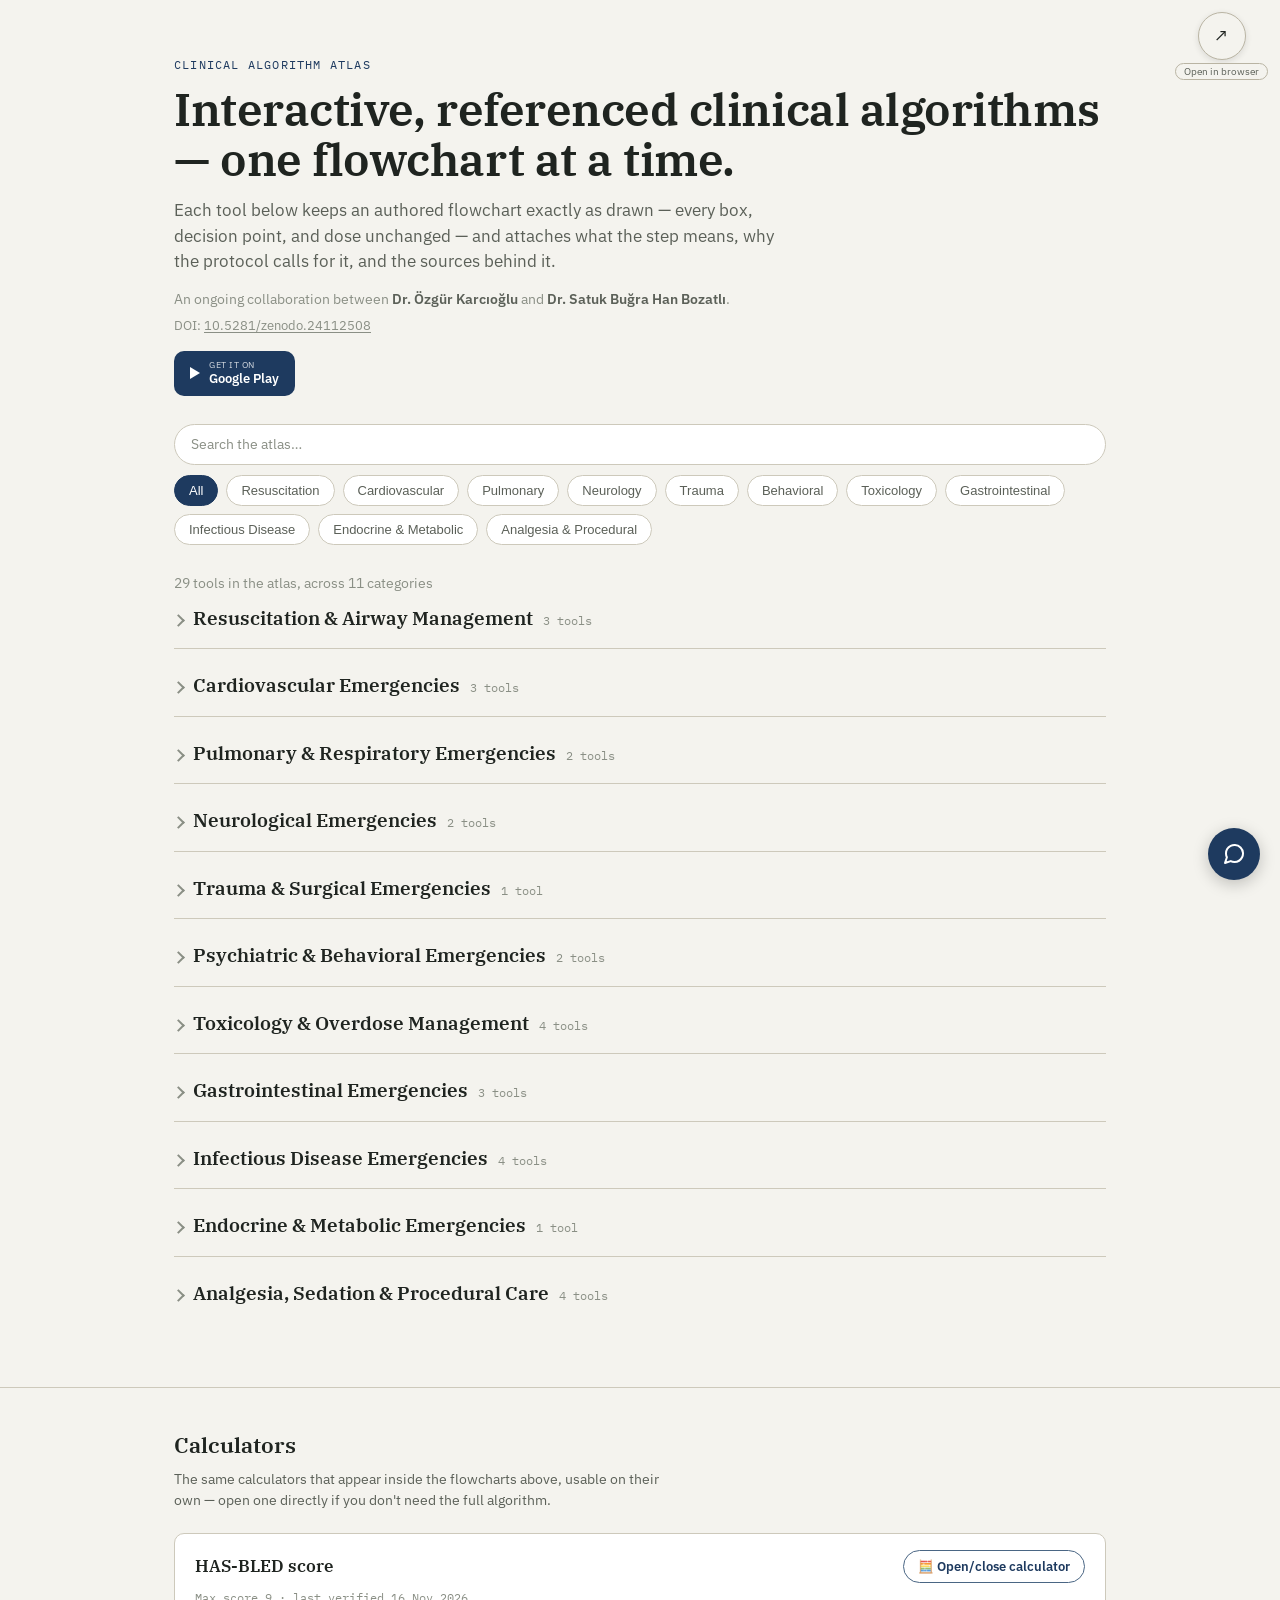
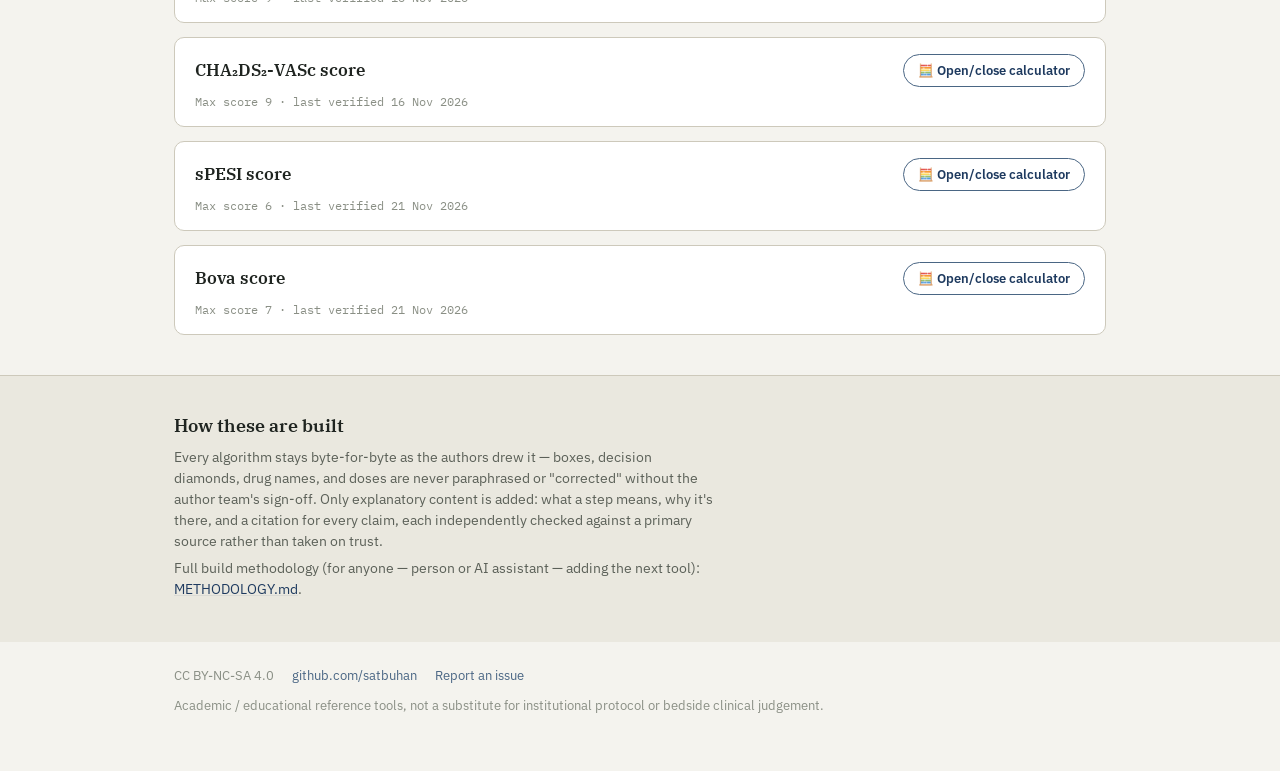
<file: index.html>
<!doctype html>
<html lang="en">
<head>
<meta charset="utf-8">
<meta name="viewport" content="width=device-width, initial-scale=1">
<title>Clinical Algorithm Atlas</title>
<meta name="description" content="A growing atlas of interactive, referenced clinical-algorithm web tools — each one converted from an authored flowchart, with the clinical reasoning and literature behind every step. Built-in AI assistant, interactive score calculators, and independently verified citations on every tool.">
<link rel="canonical" href="https://satbuhan.github.io/clinical-algorithm-atlas/">

<meta property="og:type" content="website">
<meta property="og:site_name" content="Clinical Algorithm Atlas">
<meta property="og:title" content="Clinical Algorithm Atlas — interactive, referenced clinical algorithms">
<meta property="og:description" content="Each flowchart keeps an authored clinical algorithm exactly as drawn, and attaches an AI assistant, built-in score calculators, and independently verified citations to every step.">
<meta property="og:url" content="https://satbuhan.github.io/clinical-algorithm-atlas/">
<meta property="og:image" content="https://satbuhan.github.io/clinical-algorithm-atlas/assets/og-image.png">
<meta property="og:image:width" content="1200">
<meta property="og:image:height" content="630">
<meta name="twitter:card" content="summary_large_image">
<meta name="twitter:title" content="Clinical Algorithm Atlas — interactive, referenced clinical algorithms">
<meta name="twitter:description" content="AI assistant, built-in score calculators, and independently verified citations on every flowchart.">
<meta name="twitter:image" content="https://satbuhan.github.io/clinical-algorithm-atlas/assets/og-image.png">

<link rel="preconnect" href="https://fonts.googleapis.com">
<link rel="preconnect" href="https://fonts.gstatic.com" crossorigin>
<link href="https://fonts.googleapis.com/css2?family=IBM+Plex+Mono:wght@400;500;600&family=IBM+Plex+Sans:wght@400;500;600;700&family=IBM+Plex+Serif:ital,wght@0,400;0,600;1,400&display=swap" rel="stylesheet">
<link rel="stylesheet" href="assets/style.css?v=6">
<link rel="stylesheet" href="assets/chat-widget.css?v=2">
<meta http-equiv="Cache-Control" content="no-cache, must-revalidate">
</head>
<body>

<a class="open-in-browser" id="openInBrowser" href="https://tinyurl.com/475x4x5v" target="_blank" rel="noopener" aria-label="Open in browser" title="Open in browser">
  <span class="open-in-browser__icon" aria-hidden="true">↗</span>
  <span class="open-in-browser__label">Open in browser</span>
</a>

<header class="masthead">
  <p class="masthead__eyebrow">Clinical Algorithm Atlas</p>
  <h1>Interactive, referenced clinical algorithms — one flowchart at a time.</h1>
  <p class="lede">
    Each tool below keeps an authored flowchart exactly as drawn — every box,
    decision point, and dose unchanged — and attaches what the step means,
    why the protocol calls for it, and the sources behind it.
  </p>
  <p class="byline">
    An ongoing collaboration between <strong>Dr. Özgür Karcıoğlu</strong> and
    <strong>Dr. Satuk Buğra Han Bozatlı</strong>.
  </p>
  <p class="doi-line">DOI: <a href="https://doi.org/10.5281/zenodo.24112508" target="_blank" rel="noopener">10.5281/zenodo.24112508</a></p>
  <a class="play-badge" href="https://play.google.com/store/apps/details?id=com.satbuhan.algorithmatlas" target="_blank" rel="noopener" aria-label="Get Clinical Algorithm Atlas on Google Play">
    <span class="play-badge__tri" aria-hidden="true"></span>
    <span class="play-badge__lines"><small>GET IT ON</small>Google Play</span>
  </a>
</header>

<div class="toolbar">
  <input class="search" id="search" type="search" placeholder="Search the atlas…" autocomplete="off">
  <div class="chips" id="chips"></div>
</div>

<p class="empty" id="count" style="padding:0 24px 8px;max-width:980px;margin:0 auto;"></p>

<main class="grid" id="grid" aria-label="Tools in the atlas"></main>

<section class="content-hits" id="contentHits" aria-label="Matches found inside tool content" hidden></section>

<section class="calculators" aria-label="Standalone calculators">
  <div class="calculators__inner">
    <h2>Calculators</h2>
    <p class="calculators__lede">
      The same calculators that appear inside the flowcharts above, usable on
      their own — open one directly if you don't need the full algorithm.
    </p>
    <div class="calc-list" id="calcList"></div>
  </div>
</section>

<section class="method">
  <div class="method__inner">
    <h2>How these are built</h2>
    <p>
      Every algorithm stays byte-for-byte as the authors drew it — boxes,
      decision diamonds, drug names, and doses are never paraphrased or
      "corrected" without the author team's sign-off. Only explanatory
      content is added: what a step means, why it's there, and a citation
      for every claim, each independently checked against a primary source
      rather than taken on trust.
    </p>
    <p>
      Full build methodology (for anyone — person or AI assistant — adding
      the next tool):
      <a href="https://github.com/satbuhan/aortic-dissection-protocol/blob/main/METHODOLOGY.md" target="_blank" rel="noopener">METHODOLOGY.md</a>.
    </p>
  </div>
</section>

<footer class="site">
  <span>CC BY-NC-SA 4.0</span>
  <a href="https://github.com/satbuhan" target="_blank" rel="noopener">github.com/satbuhan</a>
  <a href="https://github.com/satbuhan/clinical-algorithm-atlas/issues/new" target="_blank" rel="noopener">Report an issue</a>
  <span>Academic / educational reference tools, not a substitute for institutional protocol or bedside clinical judgement.</span>
</footer>

<script src="assets/data.js?v=3"></script>
<script src="assets/app.js?v=6"></script>
<script defer src="assets/chat-widget.js?v=2"></script>
</body>
</html>
</file>
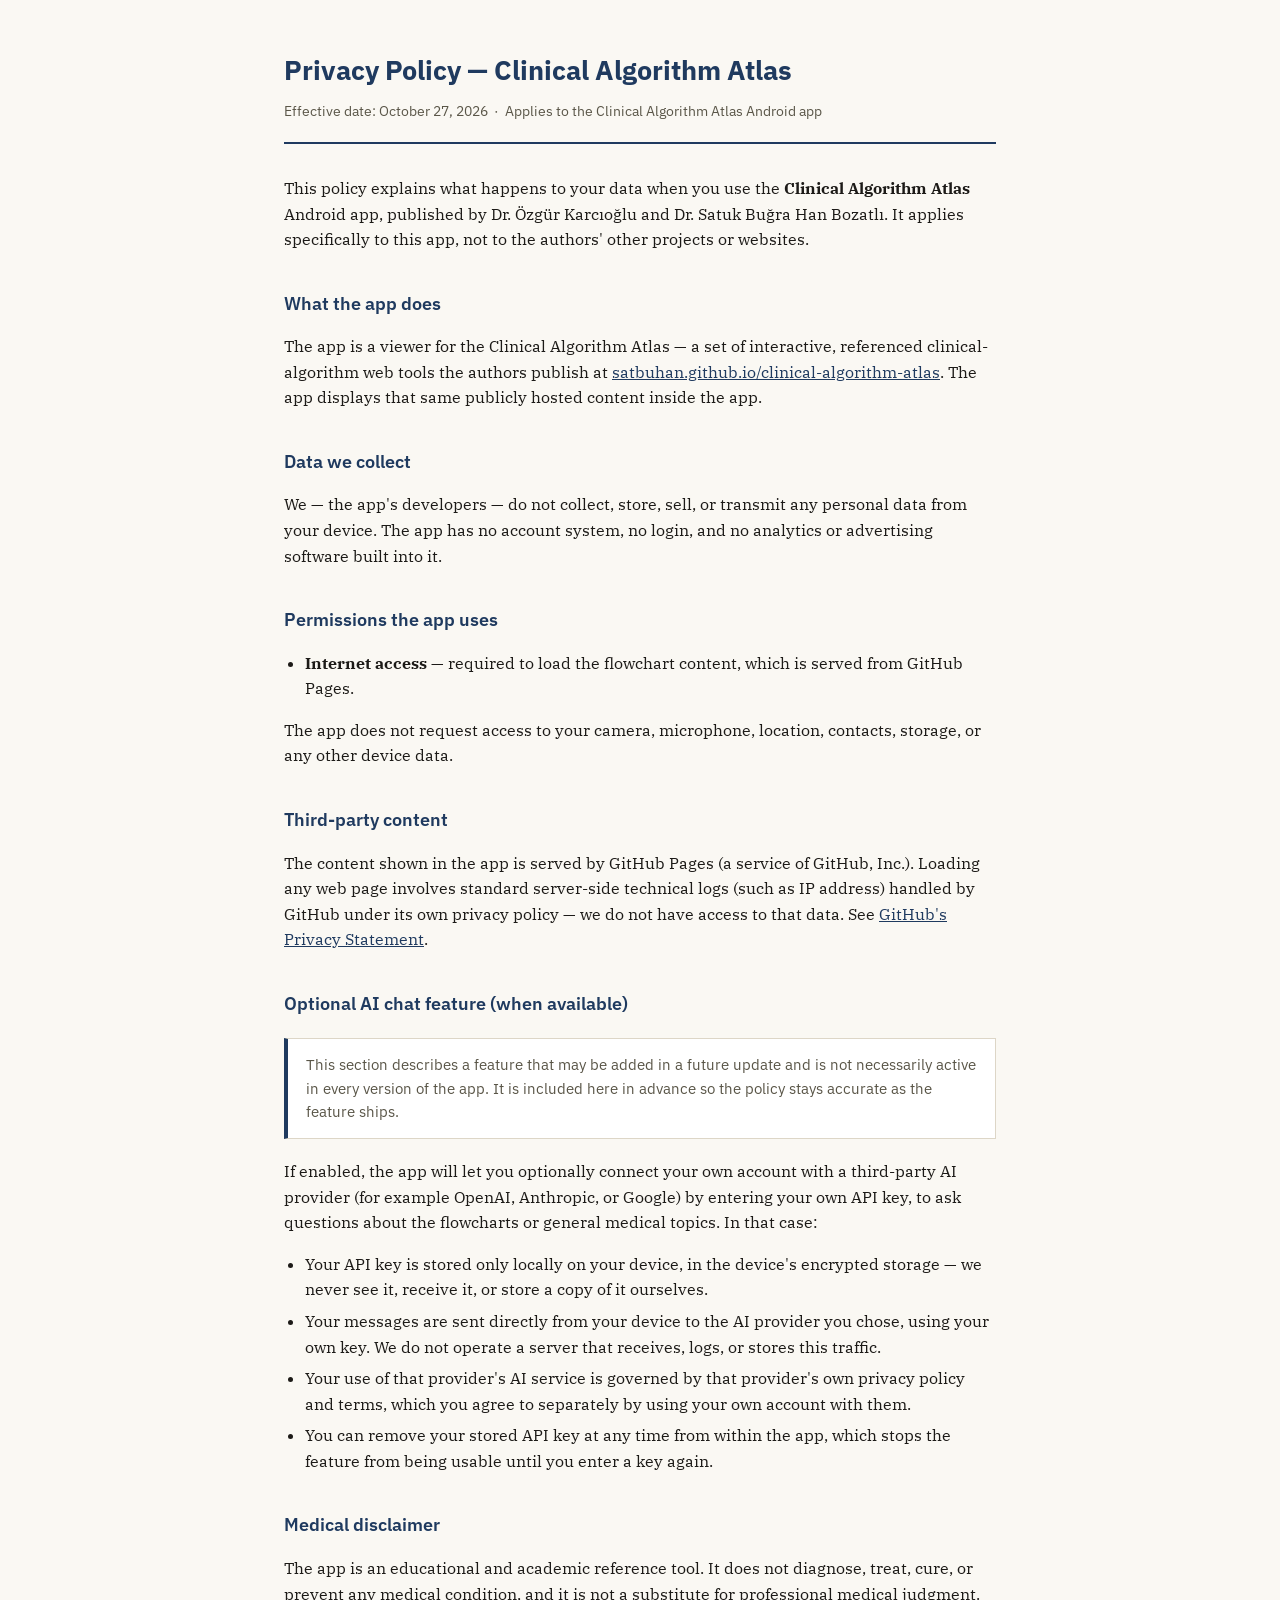
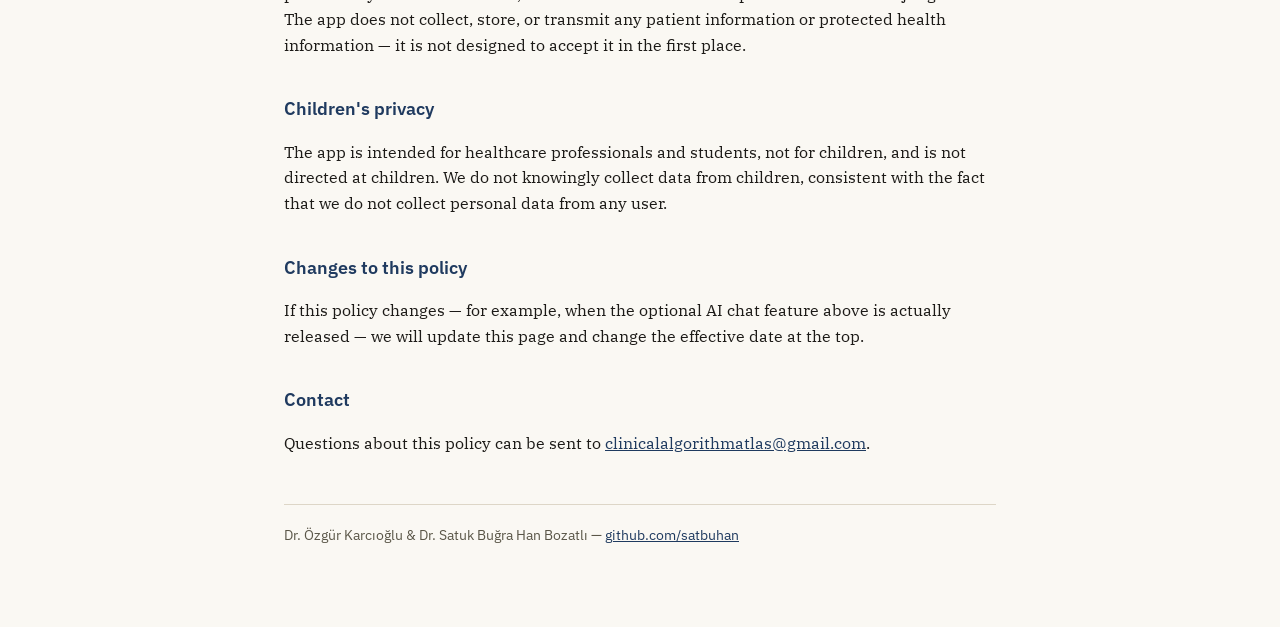
<file: android/privacy-policy.html>
<!doctype html>
<html lang="en">
<head>
<meta charset="utf-8">
<meta name="viewport" content="width=device-width, initial-scale=1">
<title>Privacy Policy — Clinical Algorithm Atlas</title>
<meta name="description" content="Privacy policy for the Clinical Algorithm Atlas Android app.">
<link rel="preconnect" href="https://fonts.googleapis.com">
<link rel="preconnect" href="https://fonts.gstatic.com" crossorigin>
<link href="https://fonts.googleapis.com/css2?family=IBM+Plex+Sans:wght@400;500;600;700&family=IBM+Plex+Serif:ital,wght@0,400;0,600;1,400&display=swap" rel="stylesheet">
<style>
  :root {
    --paper: #faf8f3;
    --ink: #1c1a17;
    --navy: #1f3a5f;
    --rule: #ddd6c7;
    --muted: #5a5648;
  }
  * { box-sizing: border-box; }
  body {
    margin: 0;
    background: var(--paper);
    color: var(--ink);
    font-family: "IBM Plex Serif", Georgia, serif;
    line-height: 1.6;
  }
  .wrap {
    max-width: 760px;
    margin: 0 auto;
    padding: 48px 24px 80px;
  }
  header {
    border-bottom: 2px solid var(--navy);
    padding-bottom: 20px;
    margin-bottom: 32px;
  }
  h1 {
    font-family: "IBM Plex Sans", sans-serif;
    font-weight: 700;
    font-size: 1.7rem;
    color: var(--navy);
    margin: 0 0 8px;
  }
  .meta {
    font-family: "IBM Plex Sans", sans-serif;
    font-size: 0.88rem;
    color: var(--muted);
  }
  h2 {
    font-family: "IBM Plex Sans", sans-serif;
    font-weight: 600;
    font-size: 1.15rem;
    color: var(--navy);
    margin: 36px 0 10px;
  }
  p, li { font-size: 1rem; }
  ul { padding-left: 1.3em; }
  li { margin-bottom: 6px; }
  a { color: var(--navy); }
  .note {
    background: #fff;
    border: 1px solid var(--rule);
    border-left: 4px solid var(--navy);
    padding: 14px 18px;
    margin: 20px 0;
    font-family: "IBM Plex Sans", sans-serif;
    font-size: 0.92rem;
    color: var(--muted);
  }
  footer {
    margin-top: 48px;
    padding-top: 20px;
    border-top: 1px solid var(--rule);
    font-family: "IBM Plex Sans", sans-serif;
    font-size: 0.85rem;
    color: var(--muted);
  }
</style>
</head>
<body>
<div class="wrap">
  <header>
    <h1>Privacy Policy — Clinical Algorithm Atlas</h1>
    <div class="meta">Effective date: October 27, 2026 &nbsp;·&nbsp; Applies to the Clinical Algorithm Atlas Android app</div>
  </header>

  <p>
    This policy explains what happens to your data when you use the
    <strong>Clinical Algorithm Atlas</strong> Android app, published by
    Dr. Özgür Karcıoğlu and Dr. Satuk Buğra Han Bozatlı. It applies specifically
    to this app, not to the authors' other projects or websites.
  </p>

  <h2>What the app does</h2>
  <p>
    The app is a viewer for the Clinical Algorithm Atlas — a set of interactive,
    referenced clinical-algorithm web tools the authors publish at
    <a href="https://satbuhan.github.io/clinical-algorithm-atlas/" target="_blank" rel="noopener">satbuhan.github.io/clinical-algorithm-atlas</a>.
    The app displays that same publicly hosted content inside the app.
  </p>

  <h2>Data we collect</h2>
  <p>
    We — the app's developers — do not collect, store, sell, or transmit any
    personal data from your device. The app has no account system, no login,
    and no analytics or advertising software built into it.
  </p>

  <h2>Permissions the app uses</h2>
  <ul>
    <li><strong>Internet access</strong> — required to load the flowchart content, which is served from GitHub Pages.</li>
  </ul>
  <p>The app does not request access to your camera, microphone, location, contacts, storage, or any other device data.</p>

  <h2>Third-party content</h2>
  <p>
    The content shown in the app is served by GitHub Pages (a service of
    GitHub, Inc.). Loading any web page involves standard server-side
    technical logs (such as IP address) handled by GitHub under its own
    privacy policy — we do not have access to that data. See
    <a href="https://docs.github.com/en/site-policy/privacy-policies/github-general-privacy-statement" target="_blank" rel="noopener">GitHub's Privacy Statement</a>.
  </p>

  <h2>Optional AI chat feature (when available)</h2>
  <div class="note">
    This section describes a feature that may be added in a future update and
    is not necessarily active in every version of the app. It is included
    here in advance so the policy stays accurate as the feature ships.
  </div>
  <p>
    If enabled, the app will let you optionally connect your own account with
    a third-party AI provider (for example OpenAI, Anthropic, or Google) by
    entering your own API key, to ask questions about the flowcharts or
    general medical topics. In that case:
  </p>
  <ul>
    <li>Your API key is stored only locally on your device, in the device's encrypted storage — we never see it, receive it, or store a copy of it ourselves.</li>
    <li>Your messages are sent directly from your device to the AI provider you chose, using your own key. We do not operate a server that receives, logs, or stores this traffic.</li>
    <li>Your use of that provider's AI service is governed by that provider's own privacy policy and terms, which you agree to separately by using your own account with them.</li>
    <li>You can remove your stored API key at any time from within the app, which stops the feature from being usable until you enter a key again.</li>
  </ul>

  <h2>Medical disclaimer</h2>
  <p>
    The app is an educational and academic reference tool. It does not
    diagnose, treat, cure, or prevent any medical condition, and it is not a
    substitute for professional medical judgment. The app does not collect,
    store, or transmit any patient information or protected health
    information — it is not designed to accept it in the first place.
  </p>

  <h2>Children's privacy</h2>
  <p>
    The app is intended for healthcare professionals and students, not for
    children, and is not directed at children. We do not knowingly collect
    data from children, consistent with the fact that we do not collect
    personal data from any user.
  </p>

  <h2>Changes to this policy</h2>
  <p>
    If this policy changes — for example, when the optional AI chat feature
    above is actually released — we will update this page and change the
    effective date at the top.
  </p>

  <h2>Contact</h2>
  <p>
    Questions about this policy can be sent to
    <a href="mailto:clinicalalgorithmatlas@gmail.com">clinicalalgorithmatlas@gmail.com</a>.
  </p>

  <footer>
    Dr. Özgür Karcıoğlu &amp; Dr. Satuk Buğra Han Bozatlı —
    <a href="https://github.com/satbuhan" target="_blank" rel="noopener">github.com/satbuhan</a>
  </footer>
</div>
</body>
</html>
</file>
<file: assets/style.css>
:root {
  --paper: #F4F3EE;
  --paper-raised: #EAE8DF;
  --card: #FFFFFF;
  --ink: #1F2420;
  --ink-soft: #5B6058;
  --ink-faint: #8A8F85;
  --rule: #CDC9BB;
  --rule-strong: #B9B4A3;

  --accent: #1E3A5F;
  --accent-soft: #4A6684;
  --accent-wash: rgba(30, 58, 95, 0.08);

  --tag-resuscitation: #B5541C;
  --tag-resuscitation-wash: rgba(181, 84, 28, 0.09);
  --tag-cardio: #8C3326;
  --tag-cardio-wash: rgba(140, 51, 38, 0.08);
  --tag-pulmonary: #1C6FA8;
  --tag-pulmonary-wash: rgba(28, 111, 168, 0.09);
  --tag-neuro: #4B4E85;
  --tag-neuro-wash: rgba(75, 78, 133, 0.09);
  --tag-trauma: #55606B;
  --tag-trauma-wash: rgba(85, 96, 107, 0.09);
  --tag-psych: #3E6B4F;
  --tag-psych-wash: rgba(62, 107, 79, 0.09);
  --tag-tox: #3C5A73;
  --tag-tox-wash: rgba(60, 90, 115, 0.09);
  --tag-gi: #1D6B6B;
  --tag-gi-wash: rgba(29, 107, 107, 0.09);
  --tag-infectious: #8A6D1E;
  --tag-infectious-wash: rgba(138, 109, 30, 0.09);
  --tag-endocrine_metabolic: #A1592E;
  --tag-endocrine_metabolic-wash: rgba(161, 89, 46, 0.09);
  --tag-analgesia_procedural: #5A4A7A;
  --tag-analgesia_procedural-wash: rgba(90, 74, 122, 0.09);

  --warn: #8A6D1E;

  --radius-card: 10px;
  --radius-chip: 999px;

  --font-sans: "IBM Plex Sans", -apple-system, "Segoe UI", sans-serif;
  --font-serif: "IBM Plex Serif", Georgia, serif;
  --font-mono: "IBM Plex Mono", "SFMono-Regular", Menlo, monospace;

  --ease: cubic-bezier(0.2, 0.7, 0.2, 1);
}

* { box-sizing: border-box; }
html, body { margin: 0; padding: 0; }
body {
  background: var(--paper);
  color: var(--ink);
  font-family: var(--font-sans);
  line-height: 1.5;
  -webkit-font-smoothing: antialiased;
}
a { color: inherit; }

/* "Open in browser" — points at a tinyurl.com redirect to this same hub
   page rather than a same-host link. The Android app's WebView already
   keeps any satbuhan.github.io link in-app but hands any OTHER host to
   the system browser (exactly like a reference's DOI link does) — so
   this link reaches the browser with no app changes needed at all, old
   installs included. Shown unconditionally (not just inside the app):
   detecting "inside the app" needs a native code change too, which is
   exactly what this approach avoids, so in a normal browser this is a
   harmless, rarely-clicked "open in a new tab" link instead. One button
   here on the hub is enough: from the browser, every tool is one tap
   away via its own normal link, so this doesn't need repeating on 28
   tool pages too. A small "Open in browser" caption sits under the icon
   since people kept mistaking it for (or asking if it was) the
   unrelated "← Clinical Algorithm Atlas" return-to-hub pill that only
   appears on the tool pages, not here. */
.open-in-browser {
  position: fixed;
  top: 0.75rem;
  right: 0.75rem;
  z-index: 30;
  display: inline-flex;
  flex-direction: column;
  align-items: center;
  gap: 0.2rem;
  text-decoration: none;
  color: var(--ink);
}
.open-in-browser__icon {
  display: inline-flex;
  align-items: center;
  justify-content: center;
  width: 3rem;
  height: 3rem;
  border-radius: 999px;
  background: var(--paper);
  border: 1px solid var(--rule-strong);
  box-shadow: 0 2px 6px rgba(31, 36, 32, 0.12);
  font-family: var(--font-sans);
  font-size: 1.1rem;
}
.open-in-browser__label {
  font-family: var(--font-sans);
  font-size: 0.65rem;
  line-height: 1.2;
  color: var(--ink-soft);
  background: var(--paper);
  border: 1px solid var(--rule-strong);
  border-radius: 999px;
  padding: 1px 8px;
  white-space: nowrap;
}
.open-in-browser:hover .open-in-browser__icon,
.open-in-browser:active .open-in-browser__icon { color: var(--accent); border-color: var(--accent); }

/* ---------- Masthead ---------- */
.masthead {
  max-width: 980px;
  margin: 0 auto;
  padding: 56px 24px 28px;
}
.masthead__eyebrow {
  font-family: var(--font-mono);
  font-size: 12px;
  letter-spacing: 0.1em;
  text-transform: uppercase;
  color: var(--accent);
  margin: 0 0 10px;
}
.masthead h1 {
  font-family: var(--font-serif);
  font-size: clamp(2rem, 1.4rem + 2vw, 2.9rem);
  font-weight: 600;
  letter-spacing: -0.01em;
  line-height: 1.08;
  margin: 0 0 14px;
}
.masthead p.lede {
  font-size: 17px;
  color: var(--ink-soft);
  max-width: 62ch;
  margin: 0 0 6px;
}
.masthead p.byline {
  font-size: 14px;
  color: var(--ink-faint);
  margin: 14px 0 0;
}

.masthead p.doi-line {
  font-size: 13px;
  color: var(--ink-faint);
  margin: 6px 0 0;
}
.masthead p.doi-line a {
  color: var(--ink-faint);
  text-decoration: underline;
  text-underline-offset: 2px;
}
.masthead p.doi-line a:hover { color: var(--accent); }
.masthead p.byline strong { color: var(--ink-soft); font-weight: 600; }

.play-badge {
  display: inline-flex;
  align-items: center;
  gap: 9px;
  margin-top: 16px;
  background: var(--accent);
  color: #fff;
  text-decoration: none;
  border-radius: 10px;
  padding: 9px 16px;
  font-family: var(--font-sans);
  font-size: 13px;
  font-weight: 600;
  line-height: 1.2;
  transition: background 0.15s ease;
}
.play-badge:hover { background: var(--accent-soft); }
.play-badge__tri {
  width: 0; height: 0;
  border-top: 6px solid transparent;
  border-bottom: 6px solid transparent;
  border-left: 10px solid #fff;
  flex: none;
}
.play-badge__lines { display: flex; flex-direction: column; }
.play-badge__lines small {
  font-size: 9px;
  font-weight: 400;
  letter-spacing: 0.06em;
  opacity: 0.8;
}

/* ---------- Toolbar: search + filter chips ---------- */
.toolbar {
  max-width: 980px;
  margin: 0 auto;
  padding: 0 24px 28px;
  display: flex;
  flex-wrap: wrap;
  gap: 10px 14px;
  align-items: center;
}
.search {
  flex: 1 1 220px;
  min-width: 180px;
  background: var(--card);
  border: 1px solid var(--rule);
  border-radius: var(--radius-chip);
  padding: 9px 16px;
  font: inherit;
  font-size: 14px;
  color: var(--ink);
}
.search::placeholder { color: var(--ink-faint); }
.chips { display: flex; gap: 8px; flex-wrap: wrap; }
.chip {
  border: 1px solid var(--rule);
  background: var(--card);
  color: var(--ink-soft);
  padding: 7px 14px;
  border-radius: var(--radius-chip);
  font-size: 13px;
  font-weight: 500;
  cursor: pointer;
  transition: border-color 0.15s var(--ease), background 0.15s var(--ease), color 0.15s var(--ease);
}
.chip:hover { border-color: var(--accent-soft); }
.chip[aria-pressed="true"] {
  background: var(--accent);
  border-color: var(--accent);
  color: #fff;
}

/* ---------- Card grid ---------- */
.grid {
  max-width: 980px;
  margin: 0 auto;
  padding: 0 24px 64px;
  display: grid;
  grid-template-columns: repeat(auto-fill, minmax(300px, 1fr));
  gap: 22px;
}
.card {
  background: var(--card);
  border: 1px solid var(--rule);
  border-radius: var(--radius-card);
  overflow: hidden;
  display: flex;
  flex-direction: column;
  text-decoration: none;
  color: inherit;
  transition: transform 0.18s var(--ease), box-shadow 0.18s var(--ease), border-color 0.18s var(--ease);
}
.card:hover {
  transform: translateY(-3px);
  box-shadow: 0 10px 28px rgba(31, 36, 32, 0.1);
  border-color: var(--rule-strong);
}
.card__thumb {
  display: block;
  width: 100%;
  height: 158px;
  object-fit: cover;
  object-position: top;
  background: var(--paper-raised);
  border-bottom: 1px solid var(--rule);
}
.card__body { padding: 16px 18px 20px; display: flex; flex-direction: column; gap: 8px; flex: 1; }
.card__tag {
  align-self: flex-start;
  font-family: var(--font-mono);
  font-size: 11px;
  letter-spacing: 0.06em;
  text-transform: uppercase;
  padding: 3px 9px;
  border-radius: var(--radius-chip);
  font-weight: 600;
}
.card__tag.resuscitation { background: var(--tag-resuscitation-wash); color: var(--tag-resuscitation); }
.card__tag.cardio { background: var(--tag-cardio-wash); color: var(--tag-cardio); }
.card__tag.pulmonary { background: var(--tag-pulmonary-wash); color: var(--tag-pulmonary); }
.card__tag.neuro { background: var(--tag-neuro-wash); color: var(--tag-neuro); }
.card__tag.trauma { background: var(--tag-trauma-wash); color: var(--tag-trauma); }
.card__tag.psych { background: var(--tag-psych-wash); color: var(--tag-psych); }
.card__tag.tox { background: var(--tag-tox-wash); color: var(--tag-tox); }
.card__tag.gi { background: var(--tag-gi-wash); color: var(--tag-gi); }
.card__tag.infectious { background: var(--tag-infectious-wash); color: var(--tag-infectious); }
.card__tag.endocrine_metabolic { background: var(--tag-endocrine_metabolic-wash); color: var(--tag-endocrine_metabolic); }
.card__tag.analgesia_procedural { background: var(--tag-analgesia_procedural-wash); color: var(--tag-analgesia_procedural); }
.card h2 {
  font-family: var(--font-serif);
  font-size: 19px;
  font-weight: 600;
  margin: 2px 0 0;
  line-height: 1.25;
}
.card__summary {
  font-size: 13.5px;
  color: var(--ink-soft);
  margin: 0;
  flex: 1;
}
.card__meta {
  font-family: var(--font-mono);
  font-size: 11px;
  color: var(--ink-faint);
  margin-top: 4px;
  display: flex;
  justify-content: space-between;
  gap: 8px;
}

.empty {
  max-width: 980px;
  margin: 0 auto;
  padding: 0 24px 64px;
  color: var(--ink-faint);
  font-size: 14px;
}

/* ---------- Grouped-by-category sections ----------
   "Recently viewed" (.recent) is also a .group now — same collapsible
   <details> markup, same chevron, same toggle/persistence wiring — so it
   needs no styling of its own; it's included in every .group rule below. */
.grid--grouped {
  display: block;
}
.group {
  border-top: 1px solid var(--rule);
  padding-top: 20px;
}
.group:first-of-type {
  border-top: none;
  padding-top: 0;
}
.group__summary {
  display: flex;
  align-items: baseline;
  gap: 10px;
  padding: 2px 0 16px;
  cursor: pointer;
  list-style: none;
  user-select: none;
}
.group__summary::-webkit-details-marker { display: none; }
.group__summary::marker { content: ""; }
.group__summary::before {
  content: "";
  width: 7px;
  height: 7px;
  margin-bottom: 1px;
  border-top: 2px solid var(--ink-faint);
  border-right: 2px solid var(--ink-faint);
  transform: rotate(45deg);
  transition: transform 0.18s var(--ease);
  flex: none;
}
.group[open] > .group__summary::before { transform: rotate(135deg); }
.group__summary:focus-visible {
  outline: 2px solid var(--accent);
  outline-offset: 4px;
  border-radius: 4px;
}
.group__title {
  font-family: var(--font-serif);
  font-size: 19px;
  font-weight: 600;
  color: var(--ink);
}
.group__count {
  font-family: var(--font-mono);
  font-size: 12px;
  color: var(--ink-faint);
}
.group__grid {
  display: grid;
  grid-template-columns: repeat(auto-fill, minmax(300px, 1fr));
  gap: 22px;
  padding-bottom: 32px;
}

/* ---------- Content-search hits (search_index.json) ---------- */
.content-hits {
  max-width: 980px;
  margin: 0 auto;
  padding: 0 24px 48px;
}
.content-hits__title {
  font-family: var(--font-serif);
  font-size: 17px;
  font-weight: 600;
  color: var(--ink);
  margin: 0 0 14px;
}
.content-hits__list {
  display: flex;
  flex-direction: column;
  gap: 2px;
  border: 1px solid var(--rule);
  border-radius: var(--radius-card);
  overflow: hidden;
  background: var(--card);
}
.content-hit {
  display: flex;
  flex-direction: column;
  gap: 4px;
  padding: 12px 16px;
  text-decoration: none;
  color: inherit;
  border-bottom: 1px solid var(--rule);
  transition: background 0.15s var(--ease);
}
.content-hits__list .content-hit:last-child { border-bottom: none; }
.content-hit:hover { background: var(--paper-raised); }
.content-hit__tool {
  font-family: var(--font-mono);
  font-size: 11.5px;
  letter-spacing: 0.02em;
  color: var(--accent);
  font-weight: 600;
}
.content-hit__snippet {
  font-size: 13.5px;
  color: var(--ink-soft);
  line-height: 1.45;
}

/* ---------- Standalone calculators ---------- */
.calculators {
  border-top: 1px solid var(--rule);
}
.calculators__inner {
  max-width: 980px;
  margin: 0 auto;
  padding: 40px 24px;
}
.calculators h2 {
  font-family: var(--font-serif);
  font-size: 22px;
  font-weight: 600;
  margin: 0 0 8px;
}
.calculators__lede {
  font-size: 14px;
  color: var(--ink-soft);
  max-width: 62ch;
  margin: 0 0 22px;
}
.calc-list { display: flex; flex-direction: column; gap: 14px; }
.calc-list__empty { color: var(--ink-faint); font-size: 14px; margin: 0; }
.calc-card {
  background: var(--card);
  border: 1px solid var(--rule);
  border-radius: var(--radius-card);
  padding: 16px 20px;
}
.calc-card__head {
  display: flex;
  flex-wrap: wrap;
  align-items: center;
  justify-content: space-between;
  gap: 10px 16px;
}
.calc-card__title {
  font-family: var(--font-serif);
  font-size: 17px;
  font-weight: 600;
  margin: 0;
}
.calc-card__meta {
  font-family: var(--font-mono);
  font-size: 11.5px;
  color: var(--ink-faint);
  margin: 6px 0 0;
}

/* Calculator rendering itself — same markup/classes and the same
   checkbox-sum / mutually-exclusive-radio-group engine as every tool repo's
   own calc-trigger/calc-box (see e.g. anticoagulant-reversal-protocol/
   assets/style.css); kept visually identical on purpose so opening a
   calculator feels the same whether it's reached from a flowchart or from
   here. */
.calc-trigger {
  all: unset;
  display: inline-block;
  cursor: pointer;
  font-family: var(--font-sans);
  font-size: 12.5px;
  font-weight: 600;
  color: var(--accent);
  border: 1px solid var(--accent-soft);
  border-radius: var(--radius-chip);
  padding: 6px 14px;
}
.calc-trigger:hover, .calc-trigger:focus-visible { background: var(--accent-wash); }
.calc-mount[hidden] { display: none; }
.calc-box {
  margin-top: 14px;
  padding: 14px 16px;
  border: 1px dashed var(--rule-strong);
  border-radius: var(--radius-card);
  background: var(--paper-raised);
}
.calc-items { display: flex; flex-direction: column; gap: 9px; }
.calc-item {
  display: flex;
  align-items: flex-start;
  gap: 9px;
  font-size: 13.5px;
  line-height: 1.4;
  color: var(--ink);
  cursor: pointer;
}
.calc-item input { margin-top: 3px; flex: none; }
.calc-radio-group {
  border: none;
  margin: 0;
  padding: 0;
  display: flex;
  flex-direction: column;
  gap: 5px;
}
.calc-radio-group legend {
  padding: 0 0 2px;
  font-size: 13.5px;
  font-weight: 600;
  color: var(--ink);
}
.calc-item--radio { padding-left: 5px; }
.calc-total {
  margin: 12px 0 0;
  font-weight: 600;
  font-size: 14.5px;
  color: var(--accent);
}
.calc-note, .calc-source {
  margin: 8px 0 0;
  font-size: 13px;
  line-height: 1.5;
  color: var(--ink-soft);
}
.calc-source a { color: var(--accent-soft); }
.calc-flag {
  margin: 8px 0 0;
  font-size: 12.5px;
  color: var(--warn);
}

/* ---------- Methodology strip ---------- */
.method {
  border-top: 1px solid var(--rule);
  background: var(--paper-raised);
}
.method__inner {
  max-width: 980px;
  margin: 0 auto;
  padding: 36px 24px;
}
.method h2 {
  font-family: var(--font-serif);
  font-size: 18px;
  font-weight: 600;
  margin: 0 0 8px;
}
.method p {
  font-size: 14px;
  color: var(--ink-soft);
  max-width: 68ch;
  margin: 0 0 6px;
}
.method a { color: var(--accent); text-decoration: underline; text-decoration-color: var(--accent-wash); }

/* ---------- Footer ---------- */
footer.site {
  max-width: 980px;
  margin: 0 auto;
  padding: 24px 24px 56px;
  display: flex;
  flex-wrap: wrap;
  gap: 10px 18px;
  align-items: center;
  font-size: 13px;
  color: var(--ink-faint);
}
footer.site a { color: var(--accent-soft); text-decoration: none; }
footer.site a:hover { text-decoration: underline; }

@media (max-width: 560px) {
  .masthead { padding: 40px 18px 22px; }
  .toolbar { padding: 0 18px 22px; }
  .grid { padding: 0 18px 48px; grid-template-columns: 1fr; }
  .group__grid { grid-template-columns: 1fr; }
  .content-hits { padding: 0 18px 40px; }
  .calculators__inner { padding: 28px 18px; }
  .calc-card__head { flex-direction: column; align-items: flex-start; }
  .method__inner { padding: 28px 18px; }
  footer.site { padding: 20px 18px 44px; }
}
</file>
<file: assets/chat-widget.css>
/* =========================================================================
   Clinical Algorithm Atlas — shared BYOK chat widget styles.

   Loaded on every tool in the atlas via one <script defer> tag pointing
   at this hub repo. Every class is prefixed `.ac-` (Atlas Chat) to avoid
   colliding with any individual tool's own CSS. Reuses each tool's own
   design tokens (--paper, --ink, --accent, --font-sans, ...) with a
   fallback value on every var() so the widget still renders sanely even
   on a future tool page that hasn't defined them yet.
   ========================================================================= */

.ac-launcher {
  position: fixed;
  right: 20px;
  bottom: 20px;
  width: 52px;
  height: 52px;
  border-radius: 999px;
  border: none;
  background: var(--accent, #1E3A5F);
  color: #fff;
  display: flex;
  align-items: center;
  justify-content: center;
  cursor: pointer;
  box-shadow: 0 4px 16px rgba(0, 0, 0, 0.22);
  z-index: 2147483000;
  transition: transform 0.15s ease;
}
.ac-launcher:hover { transform: scale(1.06); }
.ac-launcher svg { width: 24px; height: 24px; }
.ac-launcher--open { background: var(--ink-soft, #5B6058); }

.ac-panel {
  position: fixed;
  right: 20px;
  bottom: 84px;
  width: 360px;
  max-width: calc(100vw - 24px);
  height: 520px;
  max-height: calc(100vh - 120px);
  background: var(--card, #FFFFFF);
  border: 1px solid var(--rule, #CDC9BB);
  border-radius: var(--radius-panel, 8px);
  box-shadow: 0 10px 40px rgba(0, 0, 0, 0.28);
  display: flex;
  flex-direction: column;
  overflow: hidden;
  z-index: 2147483000;
  font-family: var(--font-sans, -apple-system, "Segoe UI", sans-serif);
  color: var(--ink, #1F2420);
}

.ac-head {
  display: flex;
  align-items: center;
  justify-content: space-between;
  padding: 10px 12px;
  background: var(--paper-raised, #EAE8DF);
  border-bottom: 1px solid var(--rule, #CDC9BB);
  flex-shrink: 0;
}
.ac-head__title { font-size: 13px; font-weight: 600; letter-spacing: 0.01em; }
.ac-head__title small { display: block; font-weight: 400; color: var(--ink-soft, #5B6058); font-size: 11px; margin-top: 1px; }
.ac-head__actions { display: flex; align-items: center; gap: 4px; }
.ac-icon-btn {
  border: none;
  background: transparent;
  color: var(--ink-soft, #5B6058);
  width: 26px;
  height: 26px;
  border-radius: 6px;
  display: flex;
  align-items: center;
  justify-content: center;
  cursor: pointer;
}
.ac-icon-btn:hover { background: var(--accent-wash, rgba(30,58,95,0.08)); color: var(--ink, #1F2420); }
.ac-icon-btn svg { width: 16px; height: 16px; }

.ac-body { flex: 1; overflow-y: auto; display: flex; flex-direction: column; }

/* ---- setup steps (provider / model / deployment / key form) ---- */

.ac-step { padding: 14px 14px 16px; }
.ac-step__eyebrow { font-size: 10px; text-transform: uppercase; letter-spacing: 0.06em; color: var(--ink-faint, #8A8F85); margin: 0 0 8px; }
.ac-step__title { font-size: 14px; font-weight: 600; margin: 0 0 12px; }
.ac-back {
  display: inline-flex;
  align-items: center;
  gap: 4px;
  border: none;
  background: transparent;
  color: var(--accent, #1E3A5F);
  font-size: 12px;
  cursor: pointer;
  padding: 0 0 10px;
}

.ac-list { display: flex; flex-direction: column; gap: 6px; }
.ac-option {
  display: flex;
  align-items: center;
  justify-content: space-between;
  gap: 8px;
  width: 100%;
  text-align: left;
  padding: 10px 12px;
  border: 1px solid var(--rule, #CDC9BB);
  border-radius: 6px;
  background: var(--paper, #F4F3EE);
  cursor: pointer;
  font-family: inherit;
  font-size: 13px;
  color: var(--ink, #1F2420);
}
.ac-option:hover:not(:disabled) { border-color: var(--accent-soft, #4A6684); background: var(--accent-wash, rgba(30,58,95,0.08)); }
.ac-option:disabled {
  cursor: not-allowed;
  opacity: 0.5;
  color: var(--ink-faint, #8A8F85);
}
.ac-option__name { font-weight: 500; }
.ac-option__badge {
  font-size: 10px;
  text-transform: uppercase;
  letter-spacing: 0.04em;
  padding: 2px 6px;
  border-radius: 999px;
  background: var(--rule, #CDC9BB);
  color: var(--ink-soft, #5B6058);
  flex-shrink: 0;
}
.ac-option__badge--live {
  background: var(--accent-wash, rgba(30,58,95,0.08));
  color: var(--accent, #1E3A5F);
}

.ac-field { margin-bottom: 12px; }
.ac-field label { display: block; font-size: 11px; font-weight: 600; color: var(--ink-soft, #5B6058); margin-bottom: 4px; }
.ac-field__input-wrap { position: relative; }
.ac-field input {
  width: 100%;
  box-sizing: border-box;
  padding: 8px 32px 8px 10px;
  border: 1px solid var(--rule-strong, #B9B4A3);
  border-radius: 6px;
  font-size: 13px;
  font-family: var(--font-mono, "SFMono-Regular", Menlo, monospace);
  background: #fff;
  color: var(--ink, #1F2420);
}
.ac-field input:focus { outline: 2px solid var(--accent-soft, #4A6684); outline-offset: 0; }
.ac-field__toggle {
  position: absolute;
  right: 4px;
  top: 50%;
  transform: translateY(-50%);
  border: none;
  background: transparent;
  color: var(--ink-faint, #8A8F85);
  cursor: pointer;
  width: 24px;
  height: 24px;
  display: flex;
  align-items: center;
  justify-content: center;
}
.ac-field__hint { font-size: 11px; color: var(--ink-faint, #8A8F85); margin-top: 4px; }

.ac-notice {
  font-size: 11px;
  line-height: 1.5;
  color: var(--ink-soft, #5B6058);
  background: var(--paper-raised, #EAE8DF);
  border: 1px solid var(--rule, #CDC9BB);
  border-radius: 6px;
  padding: 8px 10px;
  margin: 4px 0 14px;
}
.ac-notice strong { color: var(--ink, #1F2420); }

.ac-btn {
  width: 100%;
  padding: 10px 12px;
  border: none;
  border-radius: 6px;
  background: var(--accent, #1E3A5F);
  color: #fff;
  font-size: 13px;
  font-weight: 600;
  font-family: inherit;
  cursor: pointer;
}
.ac-btn:hover { background: var(--accent-soft, #4A6684); }
.ac-btn:disabled { opacity: 0.5; cursor: not-allowed; }
.ac-btn--ghost {
  background: transparent;
  color: var(--ink-soft, #5B6058);
  border: 1px solid var(--rule, #CDC9BB);
  font-weight: 500;
}
.ac-btn--ghost:hover { background: var(--paper-raised, #EAE8DF); color: var(--ink, #1F2420); }
.ac-btn--danger { color: var(--alarm, #8C3326); border-color: var(--alarm, #8C3326); background: transparent; }
.ac-btn--danger:hover { background: var(--alarm-wash, rgba(140,51,38,0.07)); }

/* ---- chat view ---- */

.ac-chat { display: flex; flex-direction: column; height: 100%; }
.ac-chat__meta {
  display: flex;
  align-items: center;
  justify-content: space-between;
  padding: 6px 12px;
  font-size: 11px;
  color: var(--ink-soft, #5B6058);
  border-bottom: 1px solid var(--rule, #CDC9BB);
  flex-shrink: 0;
}
.ac-chat__meta-link {
  background: none;
  border: none;
  color: var(--accent, #1E3A5F);
  font-size: 11px;
  cursor: pointer;
  text-decoration: underline;
  padding: 0;
}

.ac-messages { flex: 1; overflow-y: auto; padding: 12px; display: flex; flex-direction: column; gap: 10px; }
.ac-msg { max-width: 86%; font-size: 13px; line-height: 1.45; white-space: pre-wrap; word-wrap: break-word; }
.ac-msg--user {
  align-self: flex-end;
  background: var(--accent, #1E3A5F);
  color: #fff;
  padding: 8px 11px;
  border-radius: 10px 10px 2px 10px;
}
.ac-msg--assistant {
  align-self: flex-start;
  background: var(--paper, #F4F3EE);
  border: 1px solid var(--rule, #CDC9BB);
  padding: 8px 11px;
  border-radius: 10px 10px 10px 2px;
}
.ac-msg--error {
  align-self: stretch;
  background: var(--alarm-wash, rgba(140,51,38,0.07));
  border: 1px solid var(--alarm, #8C3326);
  color: var(--alarm, #8C3326);
  padding: 8px 11px;
  border-radius: 8px;
  font-size: 12px;
}
.ac-msg--pending { align-self: flex-start; color: var(--ink-faint, #8A8F85); font-style: italic; font-size: 12px; }
.ac-msg--system {
  align-self: center;
  color: var(--ink-faint, #8A8F85);
  font-size: 11px;
  text-align: center;
}

.ac-empty {
  margin: auto;
  text-align: center;
  padding: 0 20px;
  color: var(--ink-soft, #5B6058);
  font-size: 12px;
  line-height: 1.6;
}

.ac-composer {
  display: flex;
  gap: 6px;
  padding: 10px;
  border-top: 1px solid var(--rule, #CDC9BB);
  flex-shrink: 0;
  background: var(--paper-raised, #EAE8DF);
}
.ac-composer textarea {
  flex: 1;
  resize: none;
  border: 1px solid var(--rule-strong, #B9B4A3);
  border-radius: 6px;
  padding: 8px 10px;
  font-family: inherit;
  font-size: 13px;
  line-height: 1.4;
  max-height: 80px;
  color: var(--ink, #1F2420);
  background: #fff;
}
.ac-composer textarea:focus { outline: 2px solid var(--accent-soft, #4A6684); outline-offset: 0; }
.ac-composer button {
  border: none;
  background: var(--accent, #1E3A5F);
  color: #fff;
  border-radius: 6px;
  width: 38px;
  flex-shrink: 0;
  cursor: pointer;
  display: flex;
  align-items: center;
  justify-content: center;
}
.ac-composer button:hover:not(:disabled) { background: var(--accent-soft, #4A6684); }
.ac-composer button:disabled { opacity: 0.5; cursor: not-allowed; }
.ac-composer button svg { width: 16px; height: 16px; }

@media (max-width: 480px) {
  .ac-panel {
    right: 12px;
    left: 12px;
    width: auto;
    bottom: 76px;
    height: min(520px, calc(100vh - 100px));
  }
  .ac-launcher { right: 12px; bottom: 12px; }
}
</file>
